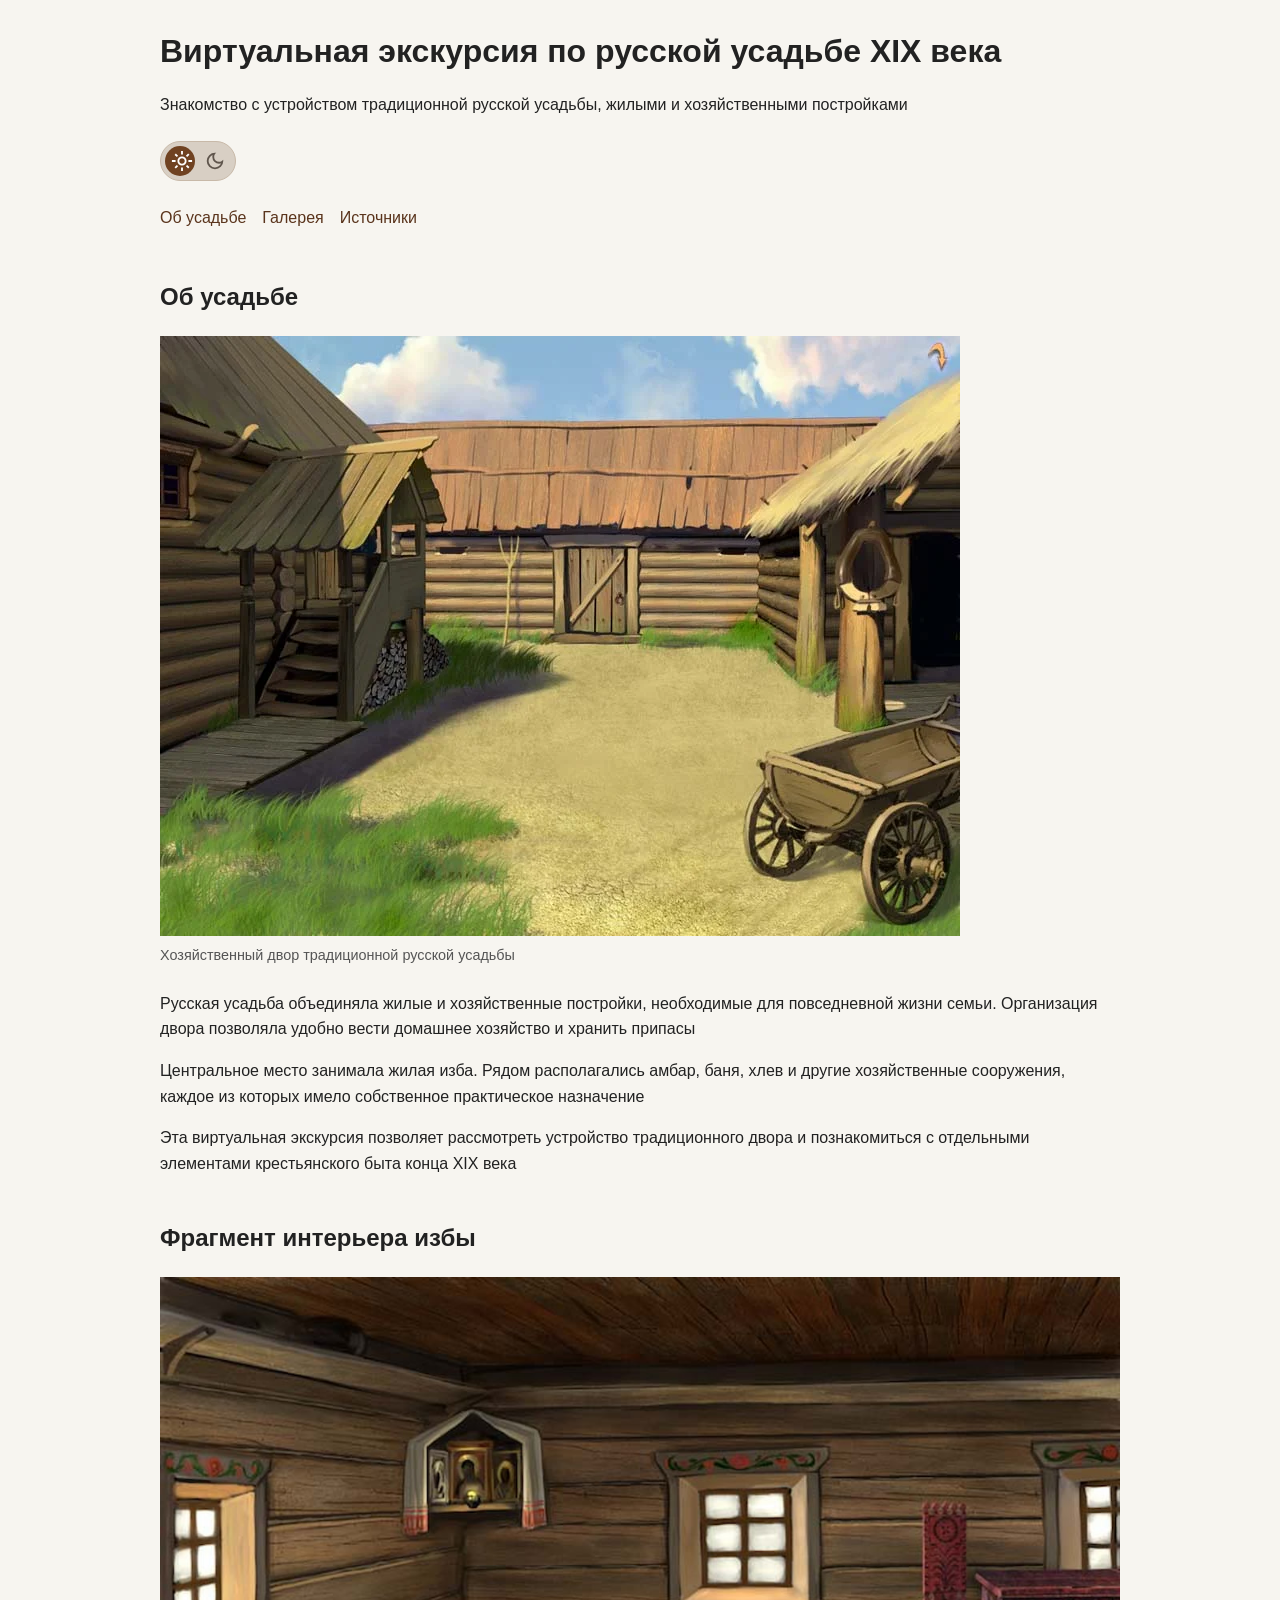
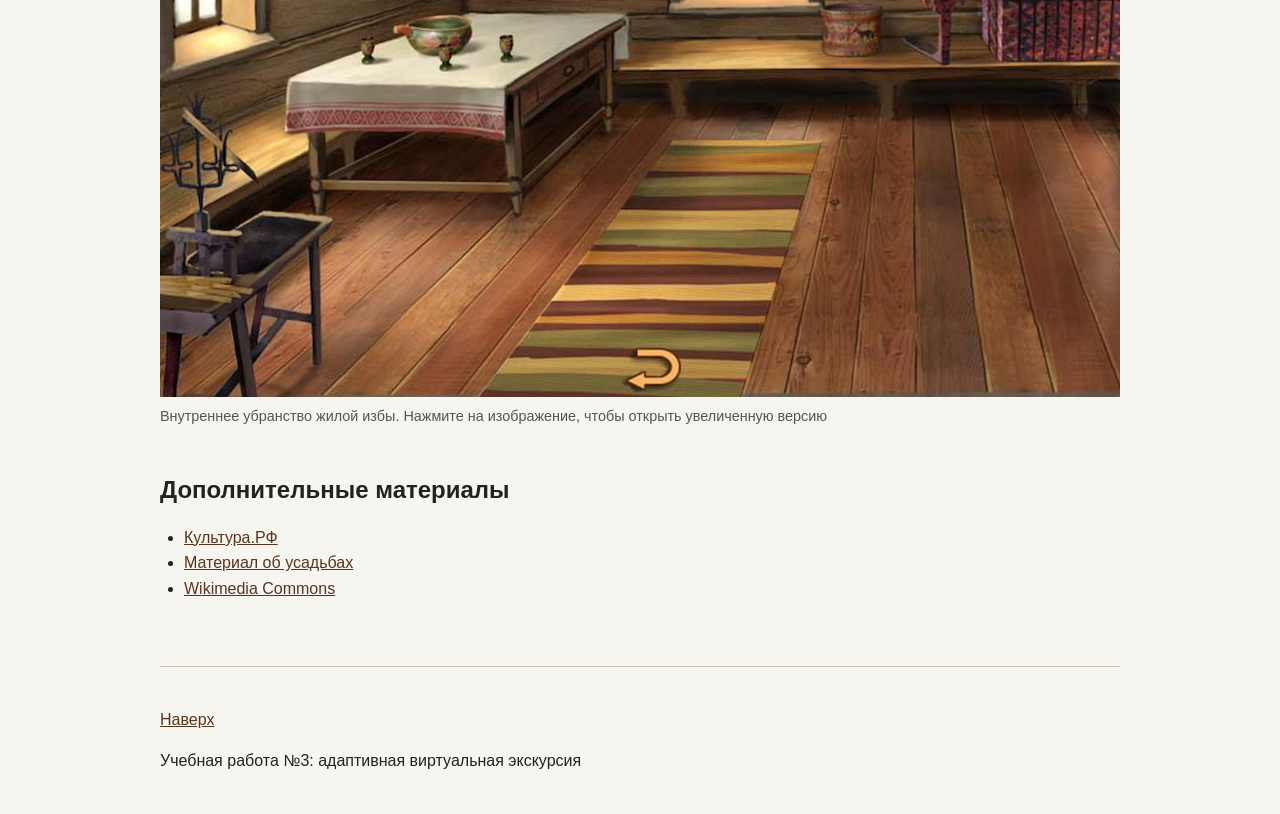
<file: homework-03/index.html>
<!doctype html>
<html lang="ru">
  <head>
    <meta charset="UTF-8">
    <meta name="viewport" content="width=device-width, initial-scale=1.0">

    <title>Виртуальная экскурсия по русской усадьбе XIX века</title>

    <link rel="stylesheet" href="css/style.css">
  </head>

  <body>
    <a class="skip-link" href="#main-content">
      Перейти к основному содержимому
    </a>

    <header id="top">
      <h1>Виртуальная экскурсия по русской усадьбе XIX века</h1>

      <p>
        Знакомство с устройством традиционной русской усадьбы,
        жилыми и хозяйственными постройками
      </p>

      <input
        class="theme-toggle-input"
        type="checkbox"
        id="theme-toggle"
        role="switch"
        aria-label="Переключить цветовую тему"
      >

      <label
        class="theme-toggle"
        for="theme-toggle"
        title="Переключить цветовую тему"
      >
        <span
          class="theme-toggle-icon theme-toggle-icon-light"
          aria-hidden="true"
        ></span>

        <span
          class="theme-toggle-icon theme-toggle-icon-dark"
          aria-hidden="true"
        ></span>
      </label>

      <nav aria-label="Основная навигация">
        <ul class="main-nav">
          <li><a href="#about">Об усадьбе</a></li>
          <li><a href="#gallery">Галерея</a></li>
          <li><a href="#sources">Источники</a></li>
        </ul>
      </nav>
    </header>

    <main id="main-content">
      <section id="about">
        <h2>Об усадьбе</h2>

        <figure>
          <picture>
            <source
              media="(max-width: 767px)"
              srcset="images/hero-mobile.webp"
              type="image/webp"
              width="450"
              height="600"
            >

            <source
              srcset="images/hero.webp"
              type="image/webp"
              width="800"
              height="600"
            >

            <img
              src="images/hero.jpg"
              alt="Хозяйственный двор традиционной русской усадьбы"
              width="800"
              height="600"
              fetchpriority="high"
              title="Хозяйственный двор традиционной русской усадьбы"
            >
          </picture>

          <figcaption>
            Хозяйственный двор традиционной русской усадьбы
          </figcaption>
        </figure>

        <p>
          Русская усадьба объединяла жилые и хозяйственные постройки,
          необходимые для повседневной жизни семьи. Организация двора
          позволяла удобно вести домашнее хозяйство и хранить припасы
        </p>

        <p>
          Центральное место занимала жилая изба. Рядом располагались
          амбар, баня, хлев и другие хозяйственные сооружения,
          каждое из которых имело собственное практическое назначение
        </p>

        <p>
          Эта виртуальная экскурсия позволяет рассмотреть устройство
          традиционного двора и познакомиться с отдельными элементами
          крестьянского быта конца XIX века
        </p>
      </section>

      <section id="gallery">
        <h2>Фрагмент интерьера избы</h2>

        <figure>
          <a
            class="gallery-link"
            href="images/gallery-1200.jpg"
            target="_blank"
            rel="noopener"
          >
            <img
              src="images/gallery-800.jpg"
              srcset="
                images/gallery-400.jpg 400w,
                images/gallery-800.jpg 800w,
                images/gallery-1200.jpg 1200w
              "
              sizes="
                (max-width: 600px) calc(100vw - 24px),
                (max-width: 992px) calc(100vw - 32px),
                960px
              "
              alt="Открыть увеличенную фотографию внутреннего убранства русской избы"
              width="1200"
              height="900"
              loading="lazy"
              decoding="async"
              title="Открыть увеличенную фотографию внутреннего убранства русской избы"
            >
          </a>

          <figcaption>
            Внутреннее убранство жилой избы. Нажмите на изображение,
            чтобы открыть увеличенную версию
          </figcaption>
        </figure>
      </section>

      <section id="sources">
        <h2>Дополнительные материалы</h2>

        <ul class="source-list">
          <li>
            <a
              href="https://www.culture.ru/"
              target="_blank"
              rel="noopener noreferrer"
            >
              Культура.РФ
            </a>
          </li>

          <li>
            <a
              href="https://ru.wikipedia.org/wiki/Усадьба"
              target="_blank"
              rel="noopener noreferrer"
            >
              Материал об усадьбах
            </a>
          </li>

          <li>
            <a
              href="https://commons.wikimedia.org/"
              target="_blank"
              rel="noopener noreferrer"
            >
              Wikimedia Commons
            </a>
          </li>
        </ul>
      </section>
    </main>

    <footer>
      <p>
        <a href="#top">Наверх</a>
      </p>

      <p>
        Учебная работа №3: адаптивная виртуальная экскурсия
      </p>
    </footer>
  </body>
</html>
</file>
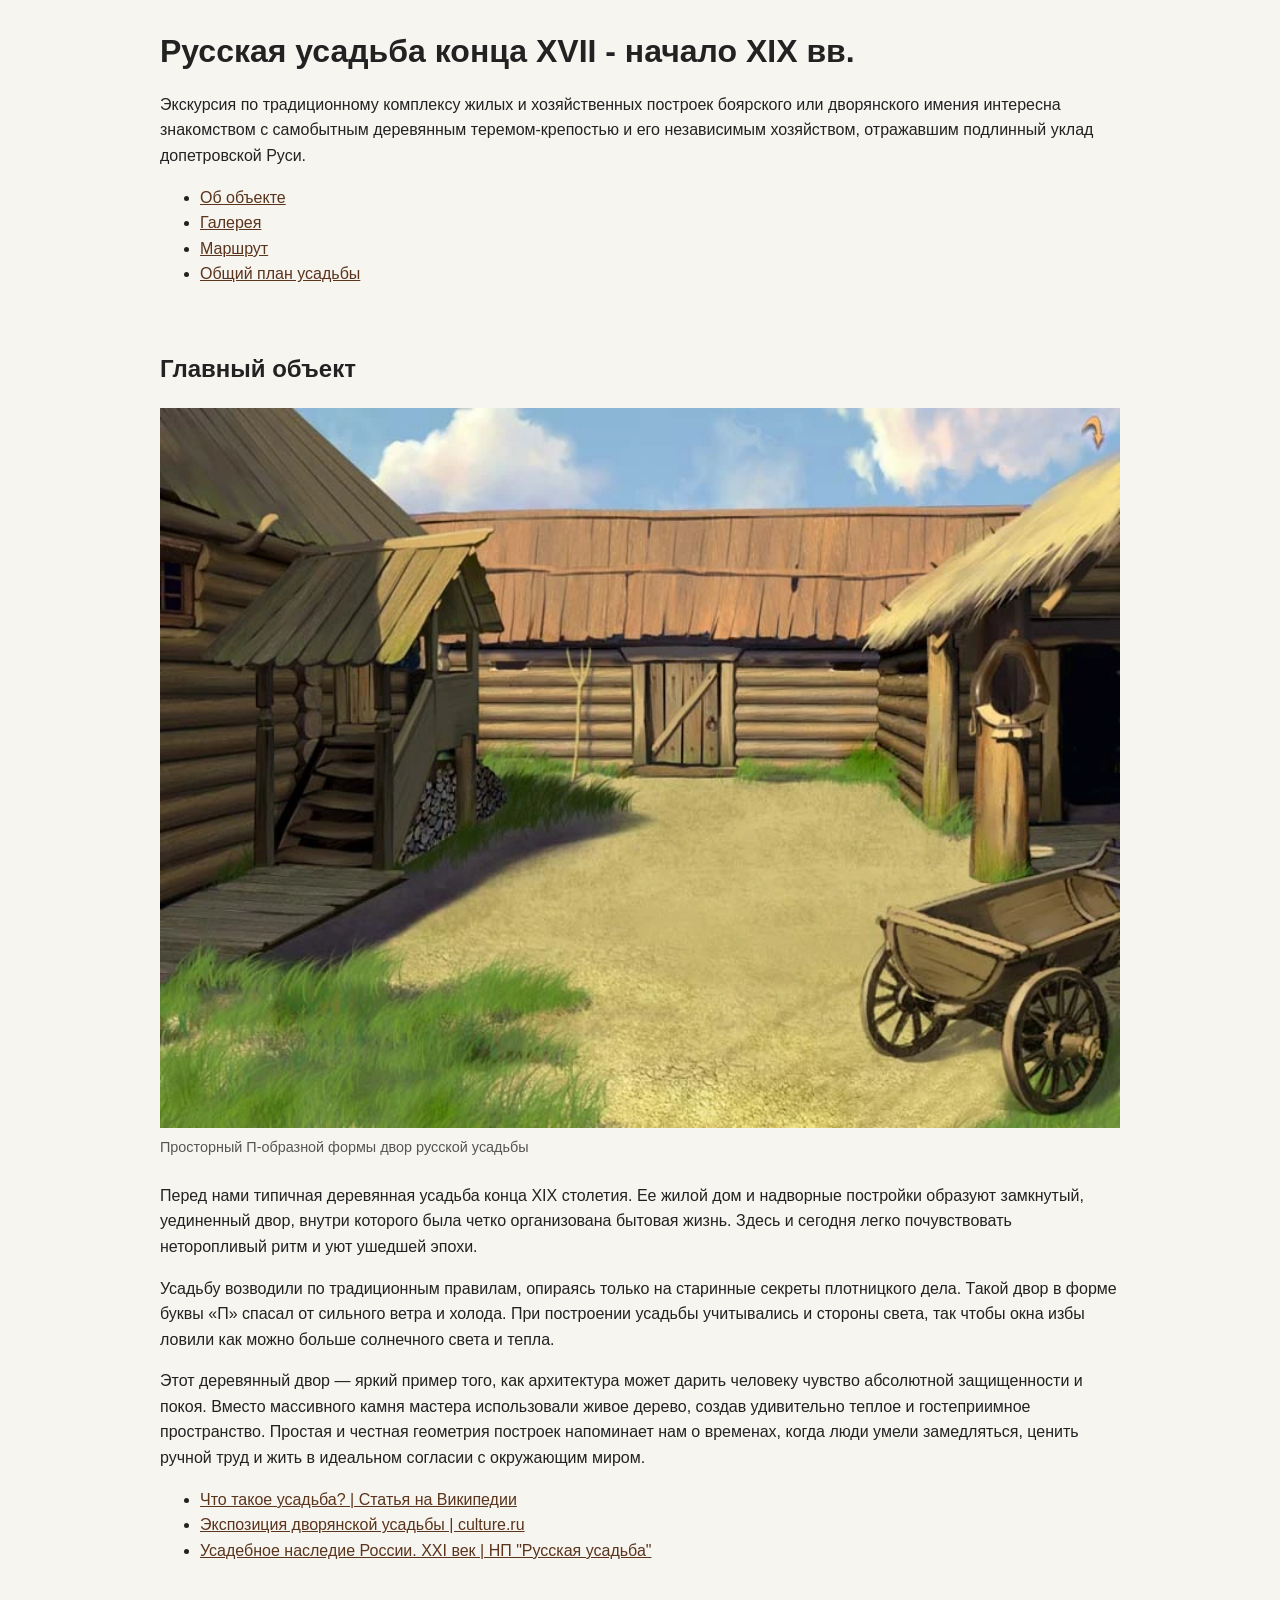
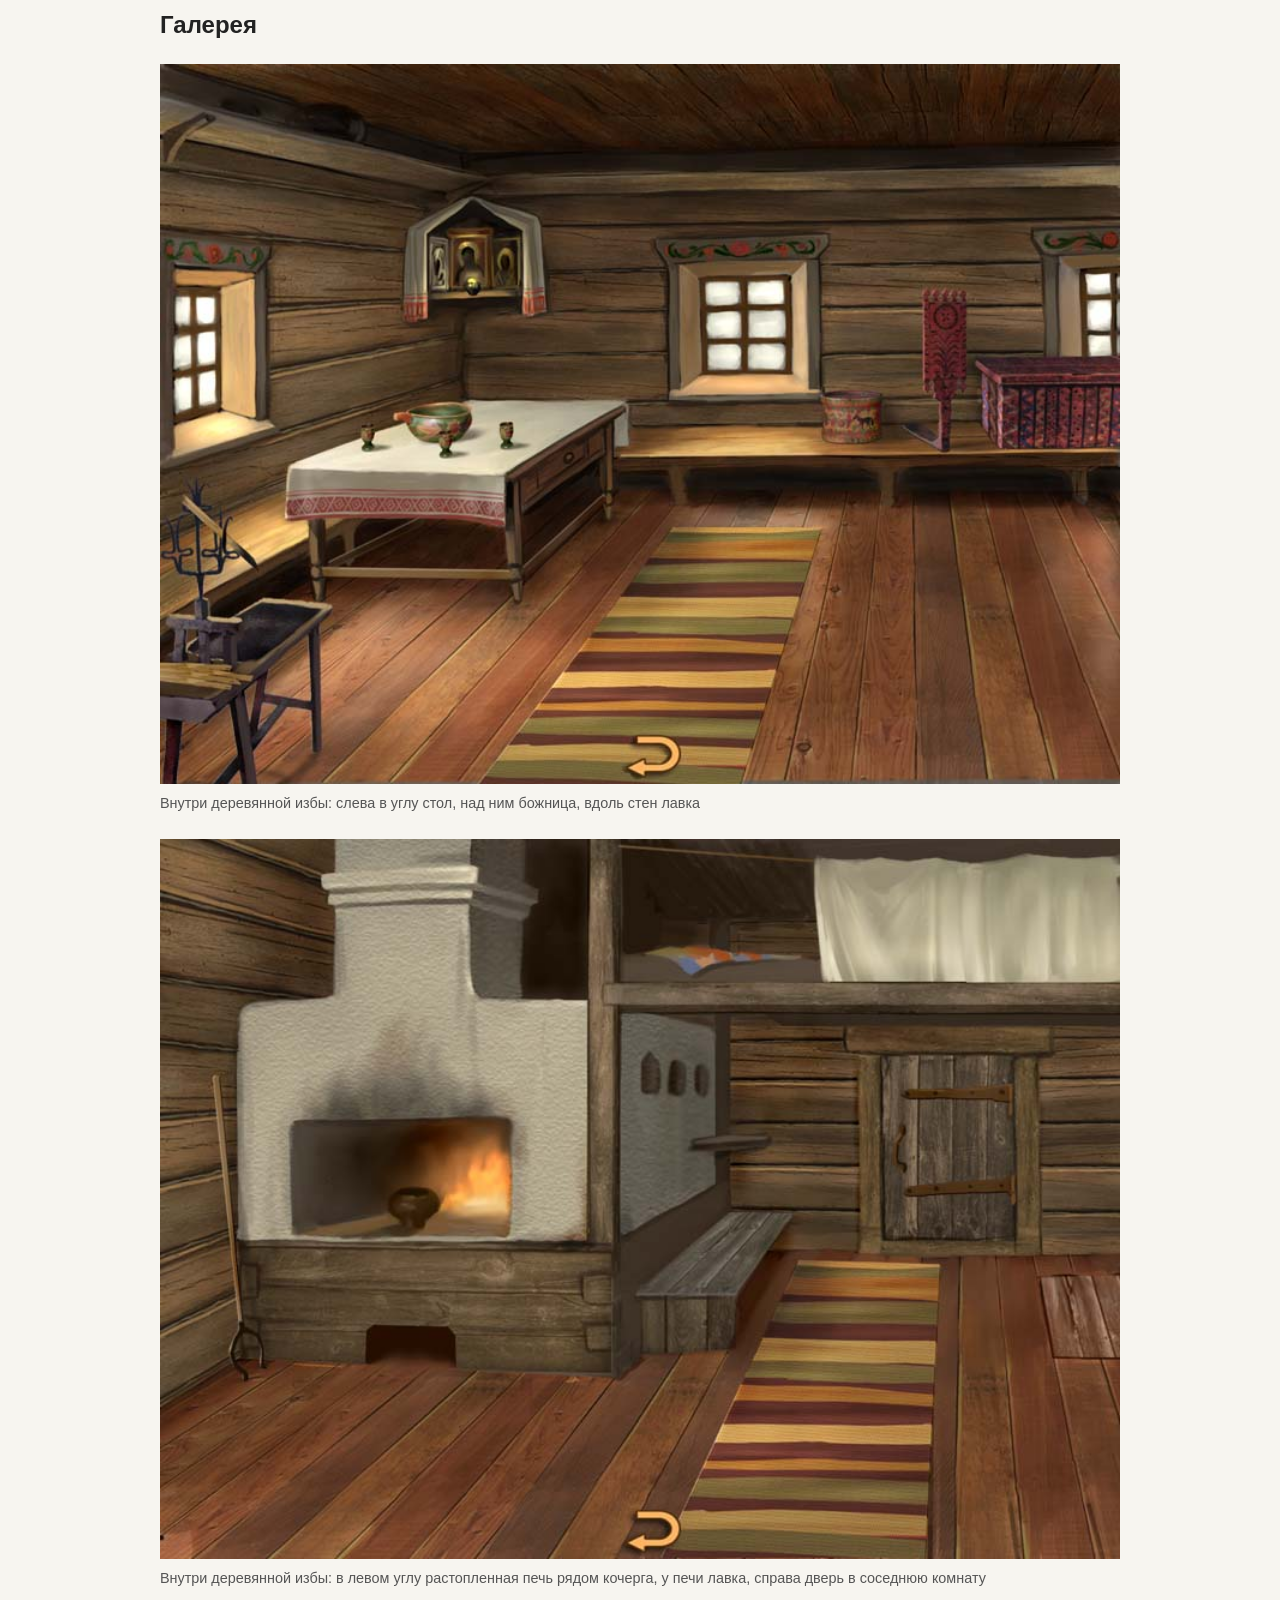
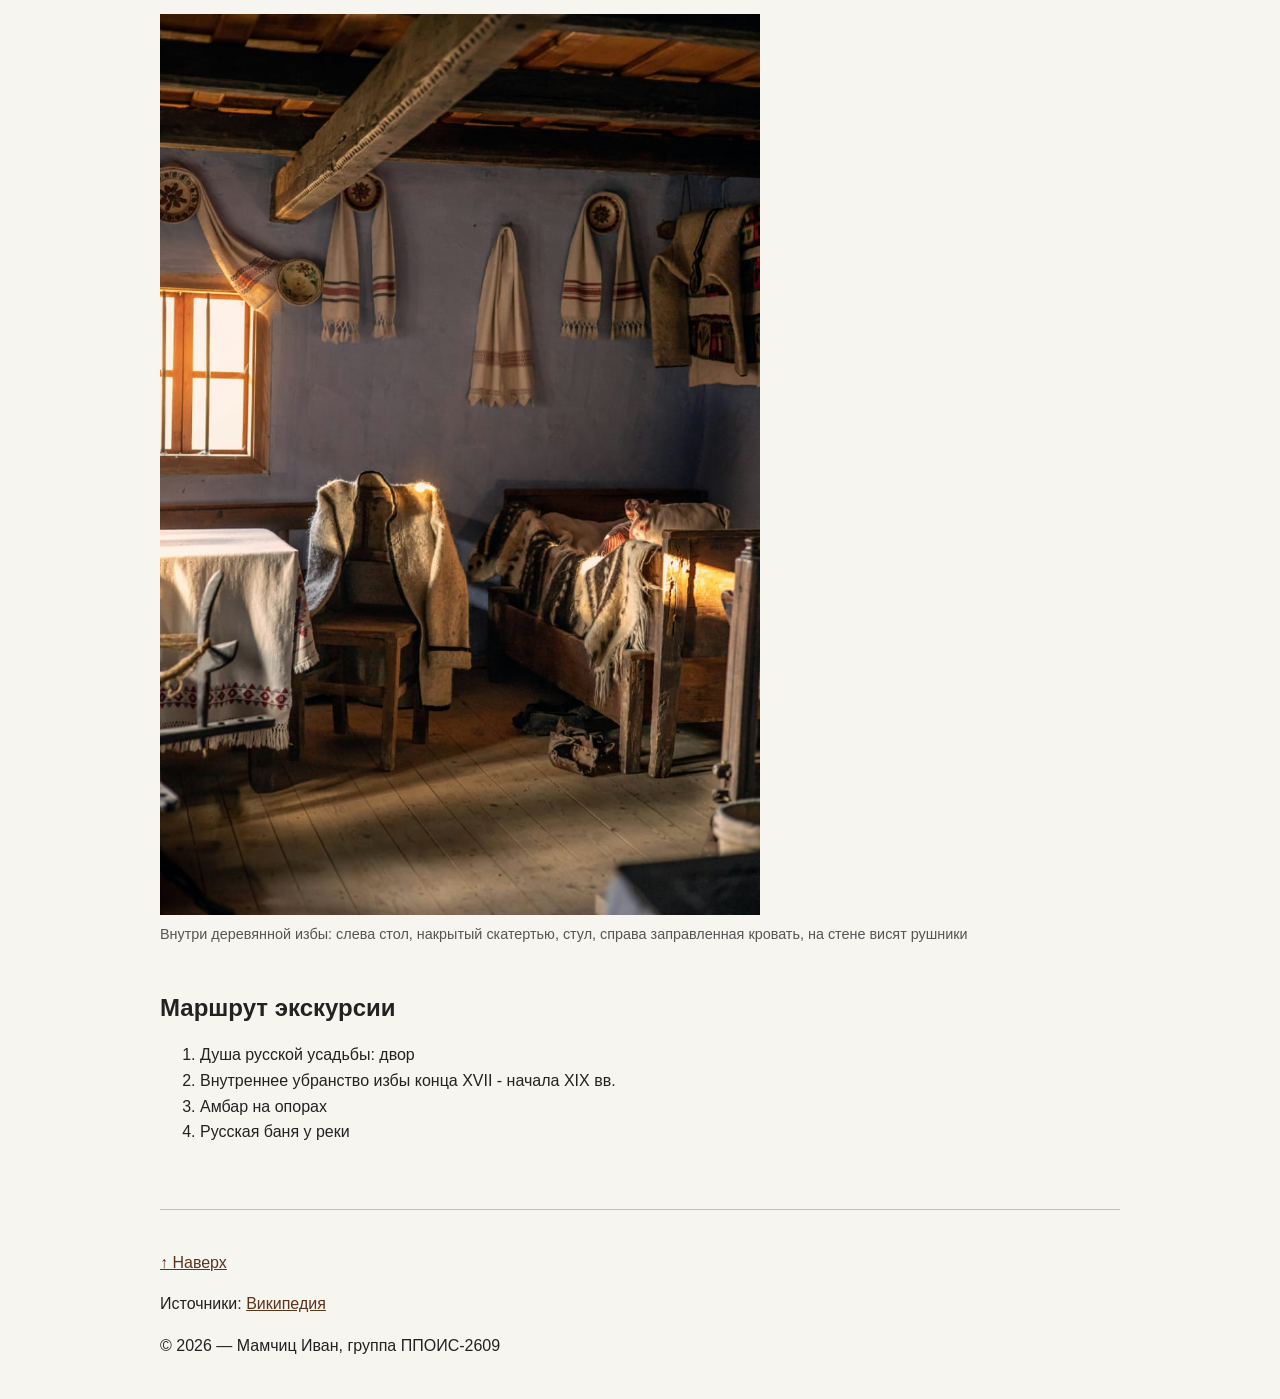
<file: homework-03/mamchyts-ivan/index.html>
<!doctype html>
<html lang="ru">
  <head>
    <meta charset="UTF-8">
    <meta name="viewport" content="width=device-width, initial-scale=1.0">
    <title>Виртуальная экскурсия — Русская усадьба конца XVII - начала XIX вв</title>
    <link rel="stylesheet" href="css/style.css">
  </head>
  <body>
    <!-- =============================================
         HEADER + NAV [header]
         ============================================= -->
    <header>
      <h1>Русская усадьба конца XVII - начало XIX вв.</h1>
      <p>Экскурсия по традиционному комплексу жилых и хозяйственных построек боярского или дворянского имения интересна знакомством с самобытным деревянным теремом-крепостью и его независимым хозяйством, отражавшим подлинный уклад допетровской Руси.</p>

      <nav>
        <ul>
          <li><a href="#about">Об объекте</a></li>
          <li><a href="#gallery">Галерея</a></li>
          <li><a href="#route">Маршрут</a></li>
          <!-- JUNIOR/PRO: добавьте ссылку на вторую страницу -->
          <!-- <li><a href="pages/object.html">Подробнее об объекте</a></li> -->
          <li><a href="pages/object.html">Общий план усадьбы</a></li>
        </ul>
      </nav>
    </header>

    <!-- =============================================
         MAIN
         ============================================= -->
    <main>
      <!-- СЕКЦИЯ 1: Главное изображение через <picture> [main-content] -->
      <section id="about">
        <h2>Главный объект</h2>

        <figure>
          <picture>
            <!-- Мобильная версия — вертикальный кроп (art direction) -->
            <source
              media="(max-width: 767px)"
              srcset="images/hero-mobile.webp"
              type="image/webp"
            >
            <!-- WebP для широких экранов -->
            <source srcset="images/hero.webp" type="image/webp">
            <!-- JPEG fallback (обязательный запасной вариант) -->
            <img
              src="images/hero.jpg"
              alt="Просторный П-образной формы двор русской усадьбы, слева изба, где живет хозяин усадьбы, спереди хлев, справа стоит телега"
              width="1200"
              height="800"
            >
            <!--
                        ВНИМАНИЕ: loading="lazy" у hero НЕ ставить!
                        Главное изображение должно загружаться сразу.
                    -->
          </picture>
          <figcaption>Просторный П-образной формы двор русской усадьбы</figcaption>
        </figure>

        <p>
          Перед нами типичная деревянная усадьба конца XIX столетия. Ее жилой дом и надворные постройки образуют замкнутый, уединенный двор, внутри которого была четко организована бытовая жизнь. Здесь и сегодня легко почувствовать неторопливый ритм и уют ушедшей эпохи.
        </p>  
        <p>Усадьбу возводили по традиционным правилам, опираясь только на старинные секреты плотницкого дела. Такой двор в форме буквы «П» спасал от сильного ветра и холода. При построении усадьбы учитывались и стороны света, так чтобы окна избы ловили как можно больше солнечного света и тепла.</p>
        <p>Этот деревянный двор — яркий пример того, как архитектура может дарить человеку чувство абсолютной защищенности и покоя. Вместо массивного камня мастера использовали живое дерево, создав удивительно теплое и гостеприимное пространство. Простая и честная геометрия построек напоминает нам о временах, когда люди умели замедляться, ценить ручной труд и жить в идеальном согласии с окружающим миром.</p>

        <!-- Внешние ссылки (минимум 3 на всей странице) -->
        <ul>
          <li>
            <a
              href="https://ru.wikipedia.org/wiki/%D0%A3%D1%81%D0%B0%D0%B4%D1%8C%D0%B1%D0%B0"
              target="_blank"
              rel="noopener noreferrer"
              >Что такое усадьба? | Статья на Википедии</a
            >
          </li>
          <li>
            <a
              href="https://ar.culture.ru/ru/exhibition/dvoryanskaya-izba"
              target="_blank"
              rel="noopener noreferrer"
              >Экспозиция дворянской усадьбы | culture.ru</a
            >
          </li>
          <li>
            <a
              href="https://rususadba.ru/ru/home/"
              target="_blank"
              rel="noopener noreferrer"
              >Усадебное наследие России. XXI век | НП "Русская усадьба"</a
            >
          </li>
        </ul>
      </section>

      <!-- СЕКЦИЯ 2: Галерея с srcset/sizes -->
      <section id="gallery">
        <h2>Галерея</h2>

        <figure>
          <a href="images/gallery-1200.jpg">
            <img
              src="images/gallery-800.jpg"
              srcset="
                images/gallery-400.jpg   400w,
                images/gallery-800.jpg   800w,
                images/gallery-1200.jpg 1200w
              "
              sizes="(max-width: 600px) 100vw, 800px"
              alt="Открыть увеличенную фотографию деревянной избы"
              width="1200"
              height="800"
              loading="lazy"
            >
          </a>
          <figcaption>Внутри деревянной избы: слева в углу стол, над ним божница, вдоль стен лавка</figcaption>
        </figure>

        <!--
                JUNIOR: добавьте ещё минимум 2 изображения галереи
                по той же схеме (figure > a > img + figcaption)
                с loading="lazy"
            -->
        <figure>
          <a href="images/gallery_oven-1200.jpg">
            <img
              src="images/gallery_oven-800.jpg"
              srcset="
                images/gallery_oven-400.jpg    400w,
                images/gallery_oven-800.jpg    800w,
                images/gallery_oven-1200.jpg 1200w
              "
              sizes="(max-width: 600px) 100vw, 800px"
              alt="Открыть увеличенную фотографию деревянной избы с печью"
              width="1200"
              height="800"
              loading="lazy">
          </a>
          <figcaption>Внутри деревянной избы: в левом углу растопленная печь рядом кочерга, у печи лавка, справа дверь в соседнюю комнату</figcaption>
        </figure>

        <figure>
          <a href="images/bed_room-1200.jpg">
            <img 
              src="images/bed_room-883.jpg" 
              srcset="
                images/bed_room-400.jpg   400w,
                images/bed_room-883.jpg   883w,
                images/bed_room-1200.jpg 1200w
              "
              sizes="(max-width: 600px) 100vw, 800px"
              alt="Открыть увеличенную фотографию спальни в избе"
              width="600"
              height="900"
              loading="lazy"
              >
          </a>
          <figcaption>Внутри деревянной избы: слева стол, накрытый скатертью, стул, справа заправленная кровать, на стене висят рушники</figcaption>
        </figure>
      </section>

      <!-- СЕКЦИЯ 3: Маршрут (якорная цель #route) -->
      <section id="route">
        <h2>Маршрут экскурсии</h2>

        <ol>
          <li>Душа русской усадьбы: двор</li>
          <li>Внутреннее убранство избы конца XVII - начала XIX вв.</li>
          <li>Амбар на опорах</li>
          <li>Русская баня у реки</li>
        </ol>
      </section>
    </main>
    <!-- =============================================
         FOOTER
         ============================================= -->
    <footer>
      <p>
        <a href="#top">↑ Наверх</a>
      </p>
      <p>
        Источники:
        <a
          href="https://ru.wikipedia.org/wiki/%D0%A3%D1%81%D0%B0%D0%B4%D1%8C%D0%B1%D0%B0"
          target="_blank"
          rel="noopener noreferrer"
          >Википедия</a
        >
      </p>
      <p>&copy; 2026 — Мамчиц Иван, группа ППОИС-2609</p>
    </footer>
  </body>
</html>
</file>
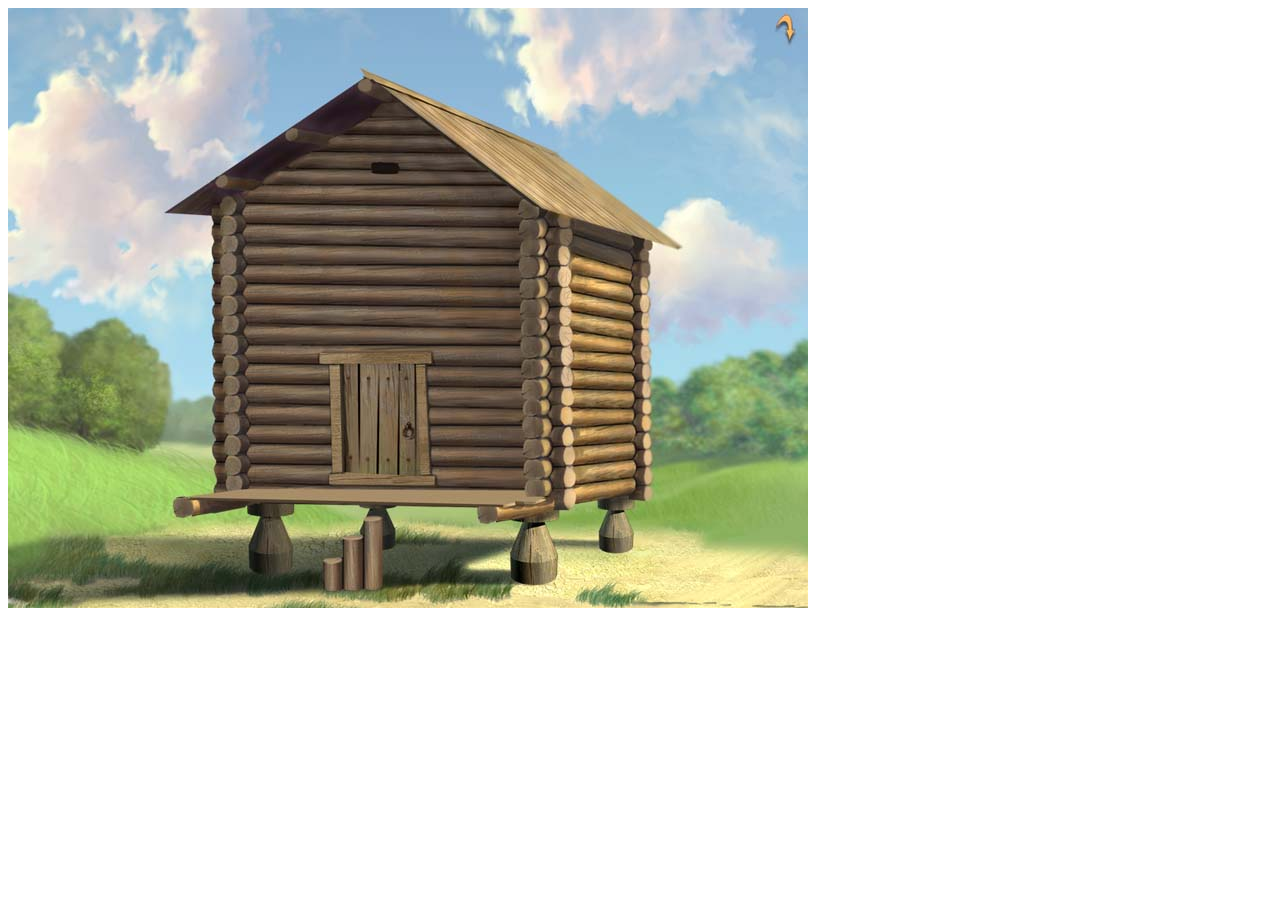
<file: homework-03/pages/ambar.html>
<!DOCTYPE html>
<html lang="ru">

<head>
    <meta charset="UTF-8">
    <meta name="viewport" content="width=device-width, initial-scale=1.0">
    <title>Амбар</title>
</head>

<body>
    <main>
        <map name="back-map">
            <!-- Зона в верхнем правом углу. Ссылка возвращает на index.html к разделу маршрута -->
            <area shape="rect" coords="740,0,800,60" href="../index.html#route" alt="Назад к плану"
                title="Вернуться к плану усадьбы">
        </map>

        <img src="../images/ambar.jpg" usemap="#back-map" alt="Рубленая баня у воды" width="800" height="600">

    </main>

</body>

</html>
</file>
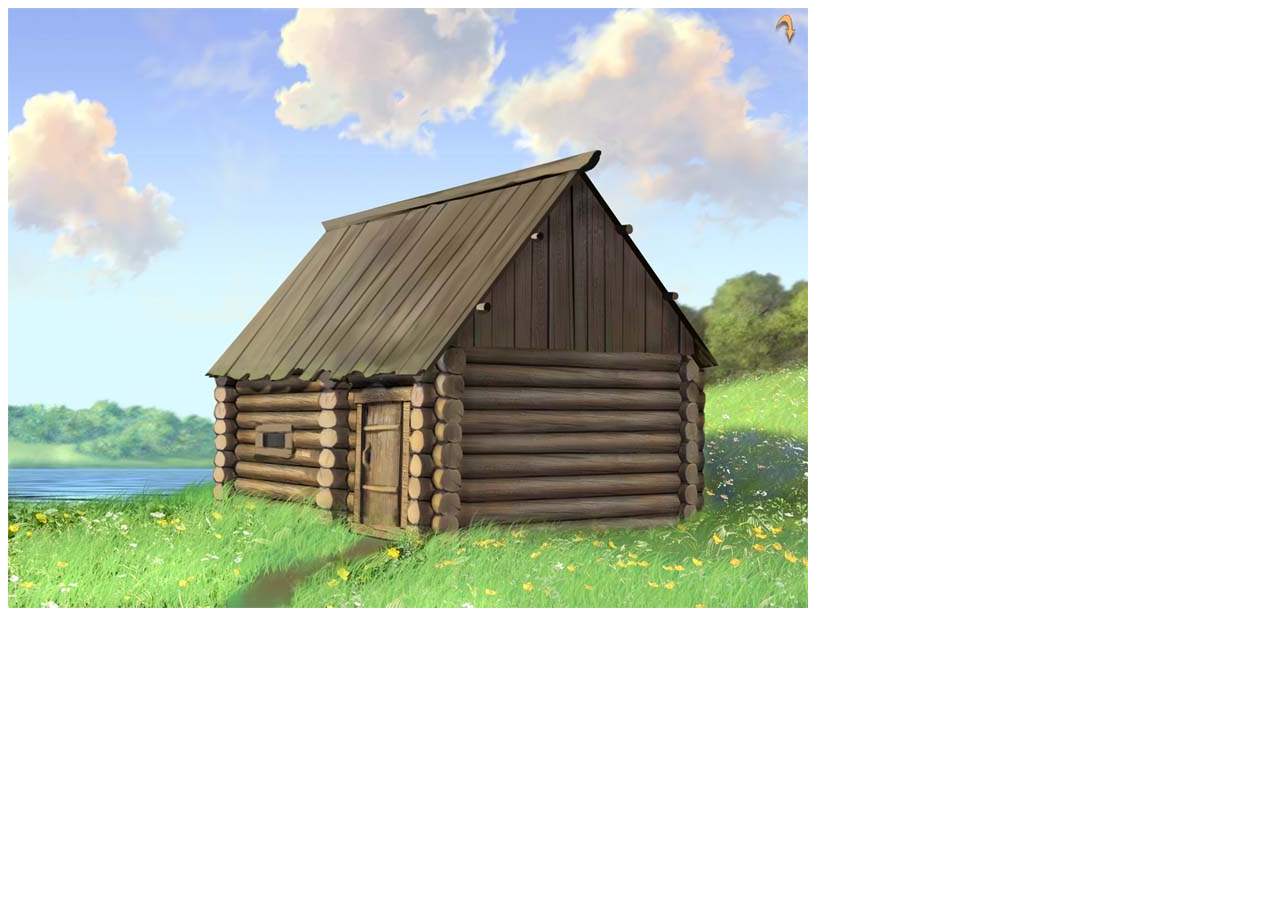
<file: homework-03/pages/bania.html>
<!DOCTYPE html>
<html lang="ru">

<head>
    <meta charset="UTF-8">
    <meta name="viewport" content="width=device-width, initial-scale=1.0">
    <title>Баня</title>
</head>

<body>
    <main>
        <map name="back-map">
            <!-- Зона в верхнем правом углу. Ссылка возвращает на index.html к разделу маршрута -->
            <area shape="rect" coords="740,0,800,60" href="../index.html#route" alt="Назад к плану"
                title="Вернуться к плану усадьбы">
        </map>

        <img src="../images/bania.jpg" usemap="#back-map" alt="Рубленая баня у воды" width="800" height="600">
    </main>
</body>
</html>
</file>
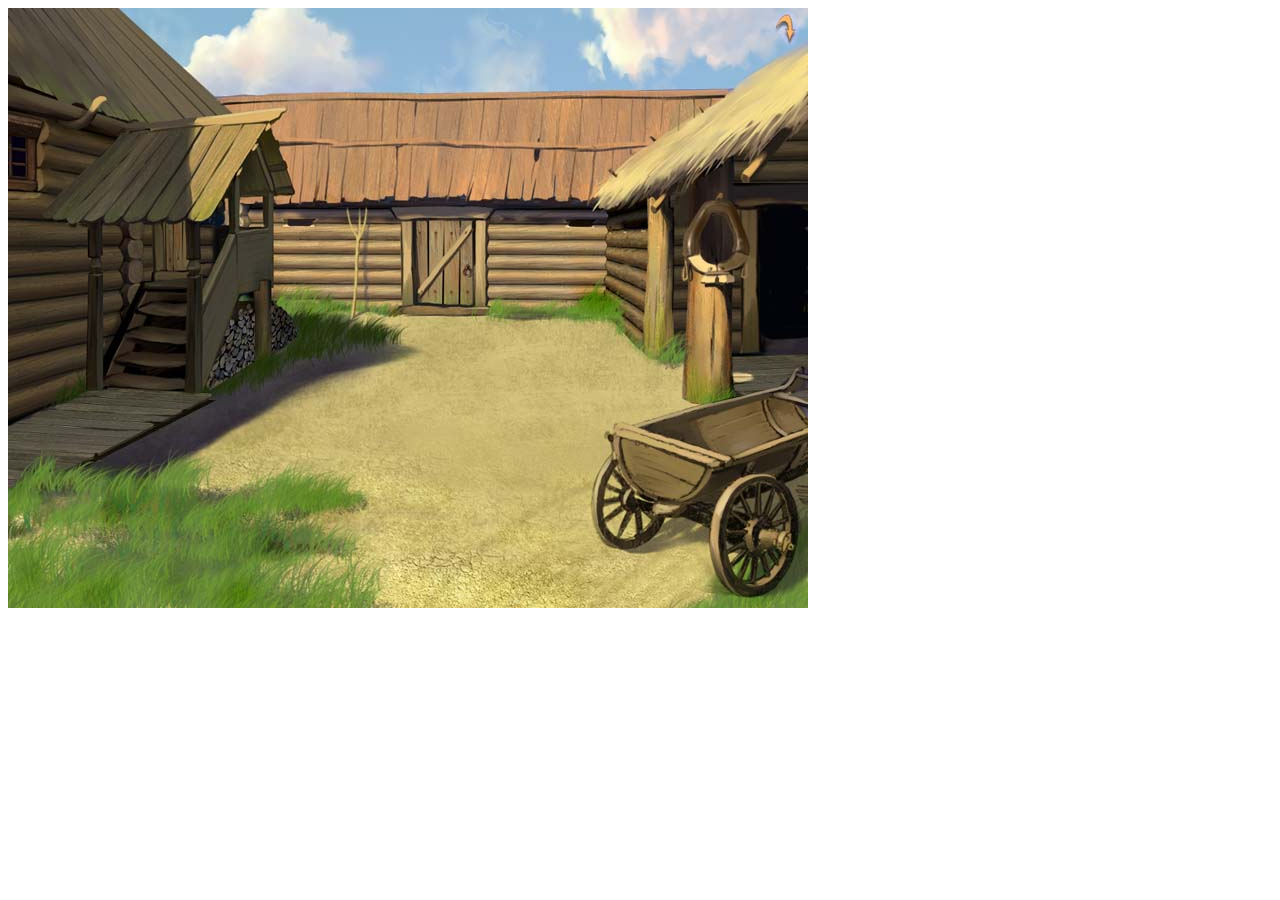
<file: homework-03/pages/dvor.html>
<!DOCTYPE html>
<html lang="en">

<head>
    <meta charset="UTF-8">
    <meta name="viewport" content="width=device-width, initial-scale=1.0">
    <title>Двор</title>
</head>

<body>
    <main>
        <section>
            <map name="back-map">
                <!-- Зона в верхнем правом углу. Ссылка возвращает на index.html к разделу маршрута -->
                <area shape="rect" coords="720,0,800,80" href="../index.html#route" alt="Назад к плану"
                    title="Вернуться к плану усадьбы">
            </map>

            <!-- Сама картинка двора, путь выходит из папки pages и заходит в images -->
            <img src="../images/dvor.jpg" usemap="#back-map" alt="Усадебный двор" width="800" height="600">

        </section>
    </main>

</body>

</html>
</file>
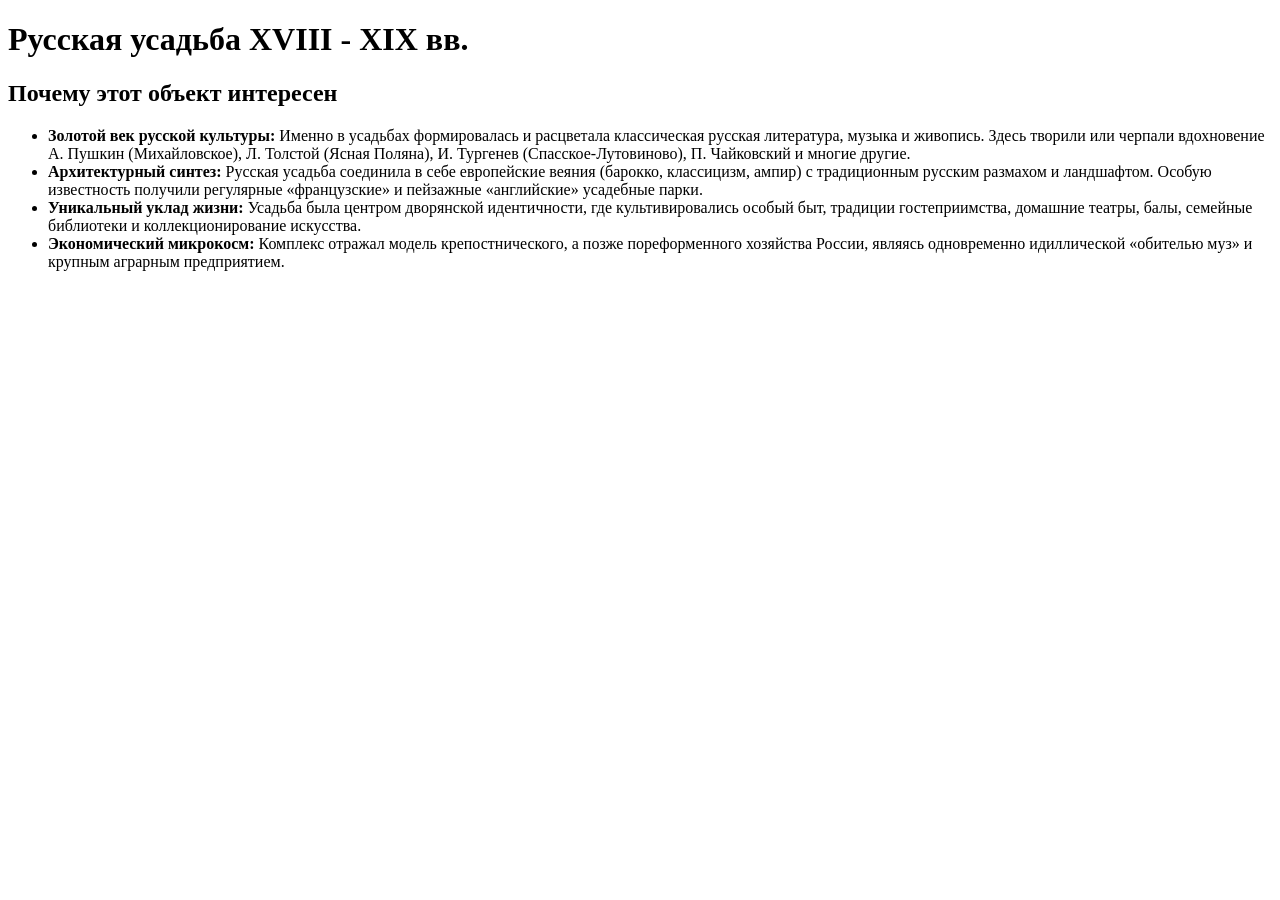
<file: homework-03/pages/object.html>
<!DOCTYPE html>
<html lang="ru">

<head>
    <meta charset="UTF-8">
    <meta name="viewport" content="width=device-width, initial-scale=1.0">
    <title>Виртуальная экскурсия — Усадьба</title>
</head>

<body>
    <header>
        <h1>Русская усадьба XVIII - XIX вв.</h1>
    </header>
    <main>
        <section>
            <h2>Почему этот объект интересен</h2>
            <ul>
                <li><strong>Золотой век русской культуры:</strong> Именно в усадьбах формировалась и расцветала
                    классическая русская
                    литература, музыка и живопись. Здесь творили или черпали вдохновение А. Пушкин (Михайловское), Л.
                    Толстой (Ясная Поляна), И. Тургенев (Спасское-Лутовиново), П. Чайковский и многие другие.</li>
                <li><strong>Архитектурный синтез:</strong> Русская усадьба соединила в себе европейские веяния (барокко,
                    классицизм,
                    ампир) с традиционным русским размахом и ландшафтом. Особую известность получили регулярные
                    «французские» и пейзажные «английские» усадебные парки.</li>
                <li><strong>Уникальный уклад жизни:</strong> Усадьба была центром дворянской идентичности, где
                    культивировались особый
                    быт, традиции гостеприимства, домашние театры, балы, семейные библиотеки и коллекционирование
                    искусства.</li>
                <li>
                    <strong>Экономический микрокосм:</strong> Комплекс отражал модель крепостнического, а позже
                    пореформенного хозяйства России, являясь одновременно идиллической «обителью муз» и крупным аграрным
                    предприятием.
                </li>
            </ul>
        </section>
    </main>
</body>

</html>
</file>
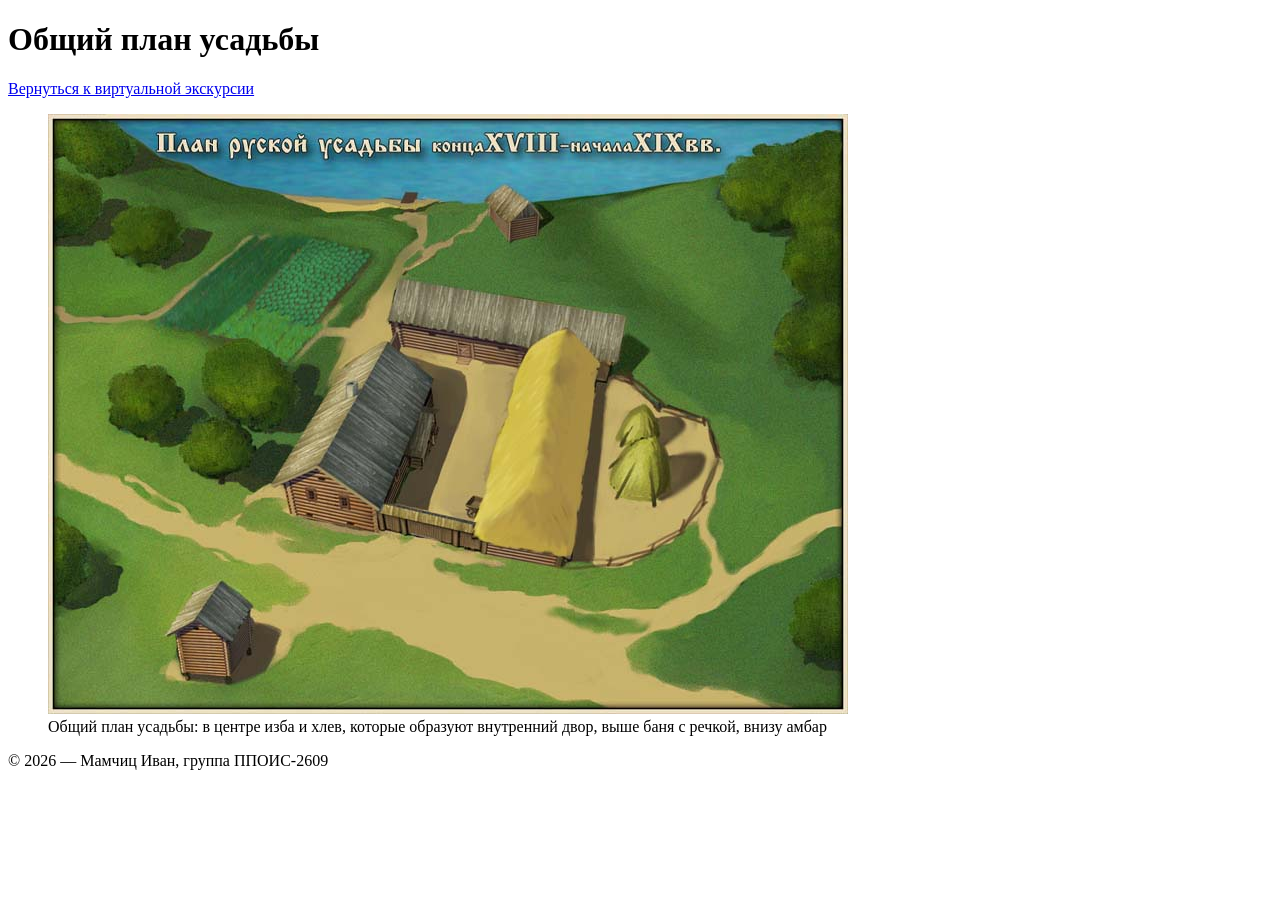
<file: homework-03/mamchyts-ivan/pages/object.html>
<!DOCTYPE html>
<html lang="ru">
<head>
    <meta charset="UTF-8">
    <meta name="viewport" content="width=device-width, initial-scale=1.0">
    <title>План усадьбы</title>
</head>
<body>
    <header>
        <h1>Общий план усадьбы</h1>
        <nav>
            <a href="../index.html">Вернуться к виртуальной экскурсии</a>
        </nav>
    </header>
    <main>
        <figure>
            <picture>
                <source
                    media="(max-width: 767px)"
                    srcset="../images/plan-mobile.webp"
                    type="image/webp"
                >

                <source
                    srcset="../images/plan.webp"
                    type="image/plan.webp"
                >

                <img 
                    src="../images/plan.jpg" 
                    alt="Общий план русской усадьбы конца XVII - начала XIX вв"
                    width="800"
                    height="600"
                >
            </picture>
            <figcaption>Общий план усадьбы: в центре изба и хлев, которые образуют внутренний двор, выше баня с речкой, внизу амбар</figcaption>
        </figure>
    </main>
    <footer>
        <p>&copy; 2026 — Мамчиц Иван, группа ППОИС-2609</p>
    </footer>
</body>
</html>
</file>
<file: homework-03/css/style.css>
/* Design tokens: light theme */

:root {
  color-scheme: light;

  --color-background: #f7f5f0;
  --color-surface: #ffffff;

  --color-text: #222222;
  --color-text-muted: #555555;

  --color-link: #5a341c;
  --color-focus: #8c5b32;
  --color-border: #c8b9a8;

  --color-toggle-track: #d8cfc4;
  --color-toggle-thumb: #704221;

  --color-toggle-icon-active: #ffffff;
  --color-toggle-icon-inactive: #5f554c;
}


/* Design tokens: dark theme */

:root:has(.theme-toggle-input:checked) {
  color-scheme: dark;

  --color-background: #1b1916;
  --color-surface: #29251f;

  --color-text: #f1ede7;
  --color-text-muted: #c6bdb3;

  --color-link: #e0ad78;
  --color-focus: #f0b56d;
  --color-border: #62584f;

  --color-toggle-track: #403a34;
  --color-toggle-thumb: #d99a5e;

  --color-toggle-icon-active: #1b1916;
  --color-toggle-icon-inactive: #d8d0c7;
}


/* Base */

*,
*::before,
*::after {
  box-sizing: border-box;
}

html {
  scroll-behavior: smooth;
}

body {
  margin: 0;

  font-family: Arial, Helvetica, sans-serif;
  line-height: 1.6;

  color: var(--color-text);
  background-color: var(--color-background);
}


/* Accessibility */

.skip-link {
  position: absolute;
  top: -100px;
  left: 16px;
  z-index: 100;

  padding: 8px 12px;

  color: var(--color-text);
  background-color: var(--color-surface);

  border-radius: 4px;
}

.skip-link:focus {
  top: 16px;

  outline: 3px solid var(--color-focus);
  outline-offset: 3px;
}

.theme-toggle-input {
  position: absolute;

  width: 1px;
  height: 1px;

  padding: 0;
  margin: -1px;

  overflow: hidden;

  clip-path: inset(50%);
  white-space: nowrap;

  border: 0;
}


/* Layout */

header,
main,
footer {
  width: min(100% - 32px, 960px);
  margin-inline: auto;
}

header {
  padding-block: 32px 16px;
}

main {
  padding-block: 16px;
}

section {
  margin-bottom: 48px;
}


/* Typography */

h1,
h2 {
  line-height: 1.2;
}

h1 {
  margin-top: 0;
}


/* Theme switch */

.theme-toggle {
  position: relative;

  display: inline-grid;
  grid-template-columns: 1fr 1fr;
  align-items: center;

  width: 76px;
  height: 40px;

  margin-top: 8px;
  padding: 4px;

  border: 1px solid var(--color-border);
  border-radius: 999px;

  background-color: var(--color-toggle-track);

  cursor: pointer;
}

.theme-toggle::before {
  content: "";

  position: absolute;
  top: 4px;
  left: 4px;

  width: 30px;
  height: 30px;

  border-radius: 50%;

  background-color: var(--color-toggle-thumb);

  transform: translateX(0);
}

.theme-toggle-icon {
  position: relative;
  z-index: 1;

  display: block;

  width: 22px;
  height: 22px;

  margin-inline: auto;

  background-color: var(--color-toggle-icon-inactive);
}

.theme-toggle-icon-light {
  background-color: var(--color-toggle-icon-active);

  -webkit-mask:
    url("../images/icons/light-mode.svg")
    center / contain no-repeat;

  mask:
    url("../images/icons/light-mode.svg")
    center / contain no-repeat;
}

.theme-toggle-icon-dark {
  -webkit-mask:
    url("../images/icons/dark-mode.svg")
    center / contain no-repeat;

  mask:
    url("../images/icons/dark-mode.svg")
    center / contain no-repeat;
}

.theme-toggle:hover {
  outline: 2px solid var(--color-focus);
  outline-offset: 2px;
}

.theme-toggle-input:focus-visible + .theme-toggle {
  outline: 3px solid var(--color-focus);
  outline-offset: 3px;
}

.theme-toggle-input:checked + .theme-toggle::before {
  transform: translateX(36px);
}

.theme-toggle-input:checked
  + .theme-toggle
  .theme-toggle-icon-light {
  background-color: var(--color-toggle-icon-inactive);
}

.theme-toggle-input:checked
  + .theme-toggle
  .theme-toggle-icon-dark {
  background-color: var(--color-toggle-icon-active);
}


/* Navigation */

.main-nav {
  display: flex;
  flex-wrap: wrap;
  gap: 16px;

  padding: 0;
  margin: 24px 0 0;

  list-style: none;
}


/* Links */

a {
  color: var(--color-link);
}

.main-nav a {
  text-decoration: none;
}

a:not(.gallery-link):hover,
a:not(.gallery-link):focus-visible {
  text-decoration: none;

  outline: 2px solid var(--color-focus);
  outline-offset: 3px;

  border-radius: 3px;
}


/* Graphic link */

.gallery-link {
  display: block;
}

.gallery-link:hover,
.gallery-link:focus-visible {
  outline: 3px solid var(--color-focus);
  outline-offset: 3px;
}


/* Images */

figure {
  margin: 24px 0;
}

picture,
img {
  display: block;
}

img {
  max-width: 100%;
  height: auto;
}

figcaption {
  margin-top: 8px;

  color: var(--color-text-muted);
  font-size: 0.9rem;
}


/* Sources */

.source-list {
  padding-left: 24px;
}


/* Footer */

footer {
  padding-block: 24px;

  border-top: 1px solid var(--color-border);
}


/* Animation */

@media (prefers-reduced-motion: no-preference) {
  body,
  .theme-toggle,
  .theme-toggle::before,
  .theme-toggle-icon {
    transition:
      color 0.2s ease,
      background-color 0.2s ease,
      border-color 0.2s ease,
      outline-color 0.2s ease,
      transform 0.2s ease;
  }
}


/* Mobile */

@media (max-width: 600px) {
  header,
  main,
  footer {
    width: min(100% - 24px, 960px);
  }

  header {
    padding-top: 20px;
  }

  .main-nav {
    gap: 8px 16px;
  }
}
</file>
<file: homework-03/mamchyts-ivan/css/style.css>
/* Design tokens: light theme */

:root {
  color-scheme: light;

  --color-background: #f7f5f0;
  --color-surface: #ffffff;

  --color-text: #222222;
  --color-text-muted: #555555;

  --color-link: #5a341c;
  --color-focus: #8c5b32;
  --color-border: #c8b9a8;

  --color-toggle-track: #d8cfc4;
  --color-toggle-thumb: #704221;

  --color-toggle-icon-active: #ffffff;
  --color-toggle-icon-inactive: #5f554c;
}


/* Design tokens: dark theme */

:root:has(.theme-toggle-input:checked) {
  color-scheme: dark;

  --color-background: #1b1916;
  --color-surface: #29251f;

  --color-text: #f1ede7;
  --color-text-muted: #c6bdb3;

  --color-link: #e0ad78;
  --color-focus: #f0b56d;
  --color-border: #62584f;

  --color-toggle-track: #403a34;
  --color-toggle-thumb: #d99a5e;

  --color-toggle-icon-active: #1b1916;
  --color-toggle-icon-inactive: #d8d0c7;
}


/* Base */

*,
*::before,
*::after {
  box-sizing: border-box;
}

html {
  scroll-behavior: smooth;
}

body {
  margin: 0;

  font-family: Arial, Helvetica, sans-serif;
  line-height: 1.6;

  color: var(--color-text);
  background-color: var(--color-background);
}


/* Accessibility */

.skip-link {
  position: absolute;
  top: -100px;
  left: 16px;
  z-index: 100;

  padding: 8px 12px;

  color: var(--color-text);
  background-color: var(--color-surface);

  border-radius: 4px;
}

.skip-link:focus {
  top: 16px;

  outline: 3px solid var(--color-focus);
  outline-offset: 3px;
}

.theme-toggle-input {
  position: absolute;

  width: 1px;
  height: 1px;

  padding: 0;
  margin: -1px;

  overflow: hidden;

  clip-path: inset(50%);
  white-space: nowrap;

  border: 0;
}


/* Layout */

header,
main,
footer {
  width: min(100% - 32px, 960px);
  margin-inline: auto;
}

header {
  padding-block: 32px 16px;
}

main {
  padding-block: 16px;
}

section {
  margin-bottom: 48px;
}


/* Typography */

h1,
h2 {
  line-height: 1.2;
}

h1 {
  margin-top: 0;
}


/* Theme switch */

.theme-toggle {
  position: relative;

  display: inline-grid;
  grid-template-columns: 1fr 1fr;
  align-items: center;

  width: 76px;
  height: 40px;

  margin-top: 8px;
  padding: 4px;

  border: 1px solid var(--color-border);
  border-radius: 999px;

  background-color: var(--color-toggle-track);

  cursor: pointer;
}

.theme-toggle::before {
  content: "";

  position: absolute;
  top: 4px;
  left: 4px;

  width: 30px;
  height: 30px;

  border-radius: 50%;

  background-color: var(--color-toggle-thumb);

  transform: translateX(0);
}

.theme-toggle-icon {
  position: relative;
  z-index: 1;

  display: block;

  width: 22px;
  height: 22px;

  margin-inline: auto;

  background-color: var(--color-toggle-icon-inactive);
}

.theme-toggle-icon-light {
  background-color: var(--color-toggle-icon-active);

  -webkit-mask:
    url("../images/icons/light-mode.svg")
    center / contain no-repeat;

  mask:
    url("../images/icons/light-mode.svg")
    center / contain no-repeat;
}

.theme-toggle-icon-dark {
  -webkit-mask:
    url("../images/icons/dark-mode.svg")
    center / contain no-repeat;

  mask:
    url("../images/icons/dark-mode.svg")
    center / contain no-repeat;
}

.theme-toggle:hover {
  outline: 2px solid var(--color-focus);
  outline-offset: 2px;
}

.theme-toggle-input:focus-visible + .theme-toggle {
  outline: 3px solid var(--color-focus);
  outline-offset: 3px;
}

.theme-toggle-input:checked + .theme-toggle::before {
  transform: translateX(36px);
}

.theme-toggle-input:checked
  + .theme-toggle
  .theme-toggle-icon-light {
  background-color: var(--color-toggle-icon-inactive);
}

.theme-toggle-input:checked
  + .theme-toggle
  .theme-toggle-icon-dark {
  background-color: var(--color-toggle-icon-active);
}


/* Navigation */

.main-nav {
  display: flex;
  flex-wrap: wrap;
  gap: 16px;

  padding: 0;
  margin: 24px 0 0;

  list-style: none;
}


/* Links */

a {
  color: var(--color-link);
}

.main-nav a {
  text-decoration: none;
}

a:not(.gallery-link):hover,
a:not(.gallery-link):focus-visible {
  text-decoration: none;

  outline: 2px solid var(--color-focus);
  outline-offset: 3px;

  border-radius: 3px;
}


/* Graphic link */

.gallery-link {
  display: block;
}

.gallery-link:hover,
.gallery-link:focus-visible {
  outline: 3px solid var(--color-focus);
  outline-offset: 3px;
}


/* Images */

figure {
  margin: 24px 0;
}

picture,
img {
  display: block;
}

img {
  max-width: 100%;
  height: auto;
}

figcaption {
  margin-top: 8px;

  color: var(--color-text-muted);
  font-size: 0.9rem;
}


/* Sources */

.source-list {
  padding-left: 24px;
}


/* Footer */

footer {
  padding-block: 24px;

  border-top: 1px solid var(--color-border);
}


/* Animation */

@media (prefers-reduced-motion: no-preference) {
  body,
  .theme-toggle,
  .theme-toggle::before,
  .theme-toggle-icon {
    transition:
      color 0.2s ease,
      background-color 0.2s ease,
      border-color 0.2s ease,
      outline-color 0.2s ease,
      transform 0.2s ease;
  }
}


/* Mobile */

@media (max-width: 600px) {
  header,
  main,
  footer {
    width: min(100% - 24px, 960px);
  }

  header {
    padding-top: 20px;
  }

  .main-nav {
    gap: 8px 16px;
  }
}
</file>
